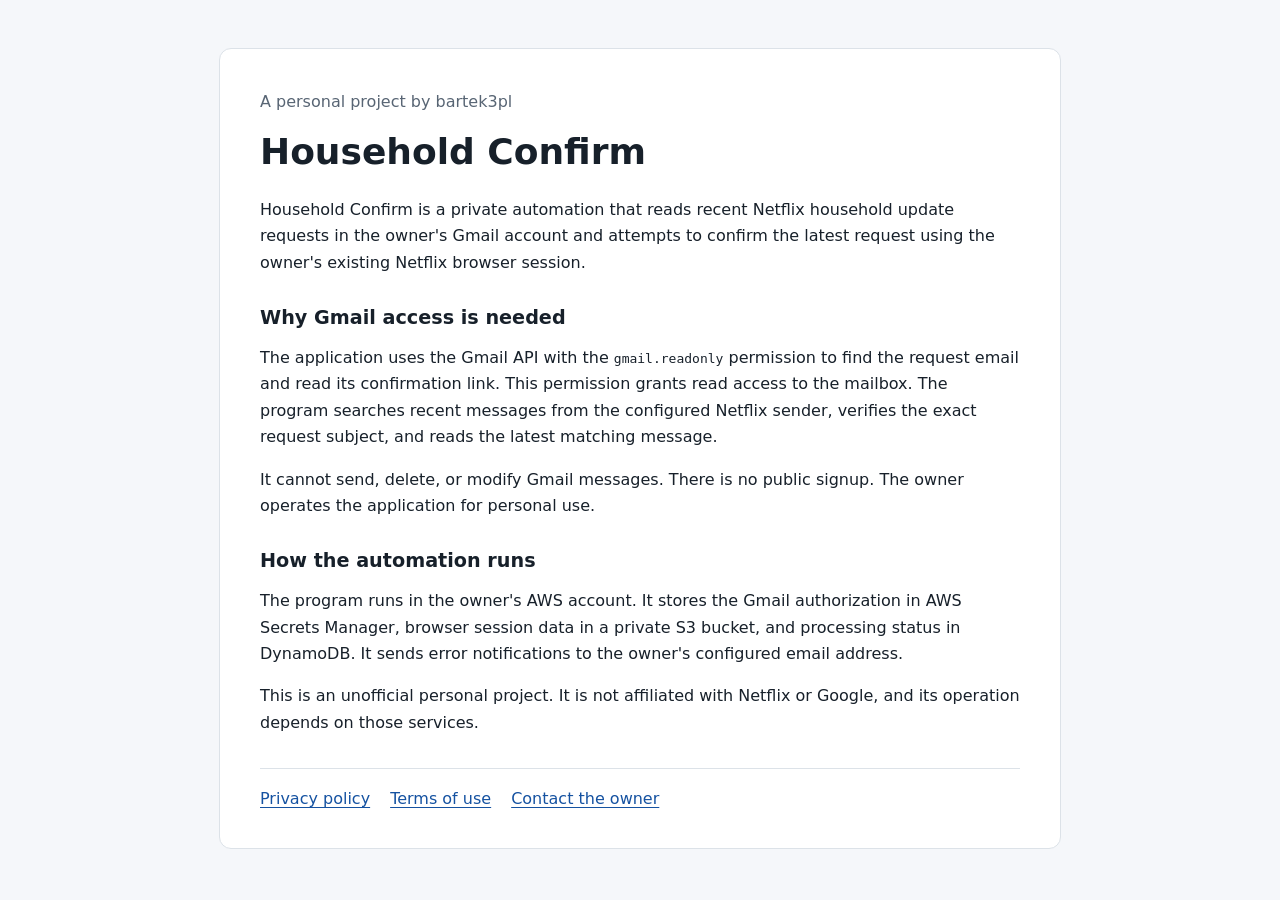
<file: index.html>
<!doctype html>
<html lang="en">
<head>
  <meta charset="utf-8">
  <meta name="viewport" content="width=device-width, initial-scale=1">
  <title>Household Confirm</title>
  <link rel="stylesheet" href="style.css">
</head>
<body>
  <main>
    <p class="eyebrow">A personal project by bartek3pl</p>
    <h1>Household Confirm</h1>
    <p>Household Confirm is a private automation that reads recent Netflix household update requests in the owner's Gmail account and attempts to confirm the latest request using the owner's existing Netflix browser session.</p>
    <h2>Why Gmail access is needed</h2>
    <p>The application uses the Gmail API with the <code>gmail.readonly</code> permission to find the request email and read its confirmation link. This permission grants read access to the mailbox. The program searches recent messages from the configured Netflix sender, verifies the exact request subject, and reads the latest matching message.</p>
    <p>It cannot send, delete, or modify Gmail messages. There is no public signup. The owner operates the application for personal use.</p>
    <h2>How the automation runs</h2>
    <p>The program runs in the owner's AWS account. It stores the Gmail authorization in AWS Secrets Manager, browser session data in a private S3 bucket, and processing status in DynamoDB. It sends error notifications to the owner's configured email address.</p>
    <p>This is an unofficial personal project. It is not affiliated with Netflix or Google, and its operation depends on those services.</p>
    <nav aria-label="Project information">
      <a href="privacy.html">Privacy policy</a>
      <a href="terms.html">Terms of use</a>
      <a href="https://github.com/bartek3pl/household-confirm-info/issues">Contact the owner</a>
    </nav>
  </main>
</body>
</html>
</file>
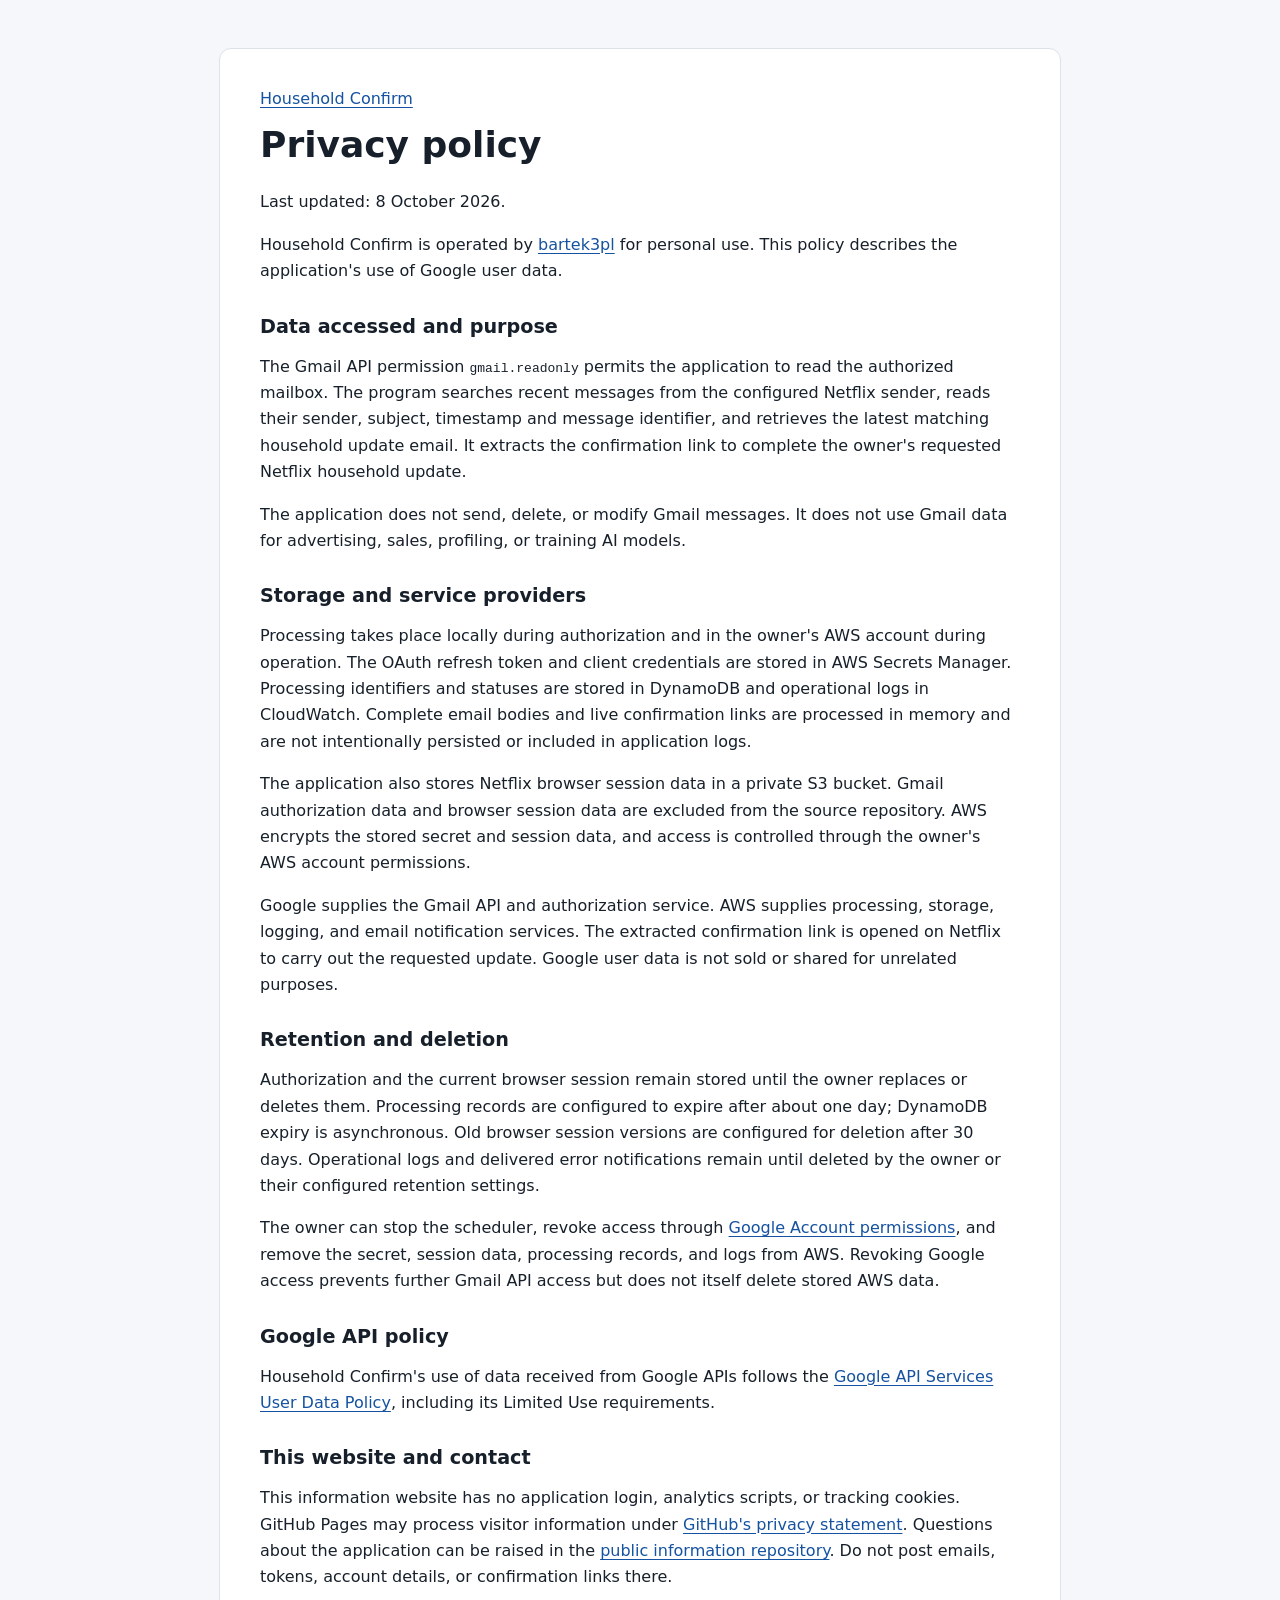
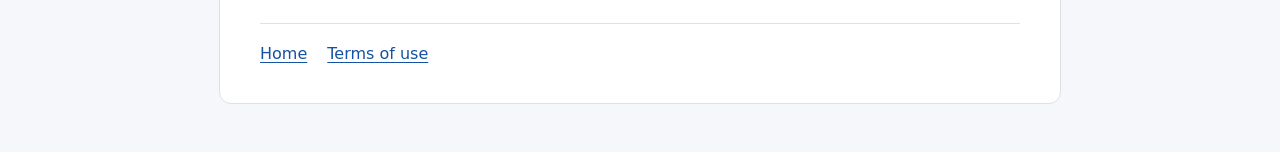
<file: privacy.html>
<!doctype html>
<html lang="en">
<head>
  <meta charset="utf-8">
  <meta name="viewport" content="width=device-width, initial-scale=1">
  <title>Privacy policy | Household Confirm</title>
  <link rel="stylesheet" href="style.css">
</head>
<body>
  <main>
    <a href="index.html">Household Confirm</a>
    <h1>Privacy policy</h1>
    <p>Last updated: 8 October 2026.</p>
    <p>Household Confirm is operated by <a href="https://github.com/bartek3pl">bartek3pl</a> for personal use. This policy describes the application's use of Google user data.</p>
    <h2>Data accessed and purpose</h2>
    <p>The Gmail API permission <code>gmail.readonly</code> permits the application to read the authorized mailbox. The program searches recent messages from the configured Netflix sender, reads their sender, subject, timestamp and message identifier, and retrieves the latest matching household update email. It extracts the confirmation link to complete the owner's requested Netflix household update.</p>
    <p>The application does not send, delete, or modify Gmail messages. It does not use Gmail data for advertising, sales, profiling, or training AI models.</p>
    <h2>Storage and service providers</h2>
    <p>Processing takes place locally during authorization and in the owner's AWS account during operation. The OAuth refresh token and client credentials are stored in AWS Secrets Manager. Processing identifiers and statuses are stored in DynamoDB and operational logs in CloudWatch. Complete email bodies and live confirmation links are processed in memory and are not intentionally persisted or included in application logs.</p>
    <p>The application also stores Netflix browser session data in a private S3 bucket. Gmail authorization data and browser session data are excluded from the source repository. AWS encrypts the stored secret and session data, and access is controlled through the owner's AWS account permissions.</p>
    <p>Google supplies the Gmail API and authorization service. AWS supplies processing, storage, logging, and email notification services. The extracted confirmation link is opened on Netflix to carry out the requested update. Google user data is not sold or shared for unrelated purposes.</p>
    <h2>Retention and deletion</h2>
    <p>Authorization and the current browser session remain stored until the owner replaces or deletes them. Processing records are configured to expire after about one day; DynamoDB expiry is asynchronous. Old browser session versions are configured for deletion after 30 days. Operational logs and delivered error notifications remain until deleted by the owner or their configured retention settings.</p>
    <p>The owner can stop the scheduler, revoke access through <a href="https://myaccount.google.com/permissions">Google Account permissions</a>, and remove the secret, session data, processing records, and logs from AWS. Revoking Google access prevents further Gmail API access but does not itself delete stored AWS data.</p>
    <h2>Google API policy</h2>
    <p>Household Confirm's use of data received from Google APIs follows the <a href="https://developers.google.com/terms/api-services-user-data-policy">Google API Services User Data Policy</a>, including its Limited Use requirements.</p>
    <h2>This website and contact</h2>
    <p>This information website has no application login, analytics scripts, or tracking cookies. GitHub Pages may process visitor information under <a href="https://docs.github.com/en/site-policy/privacy-policies/github-general-privacy-statement">GitHub's privacy statement</a>. Questions about the application can be raised in the <a href="https://github.com/bartek3pl/household-confirm-info/issues">public information repository</a>. Do not post emails, tokens, account details, or confirmation links there.</p>
    <nav aria-label="Project information"><a href="index.html">Home</a><a href="terms.html">Terms of use</a></nav>
  </main>
</body>
</html>
</file>
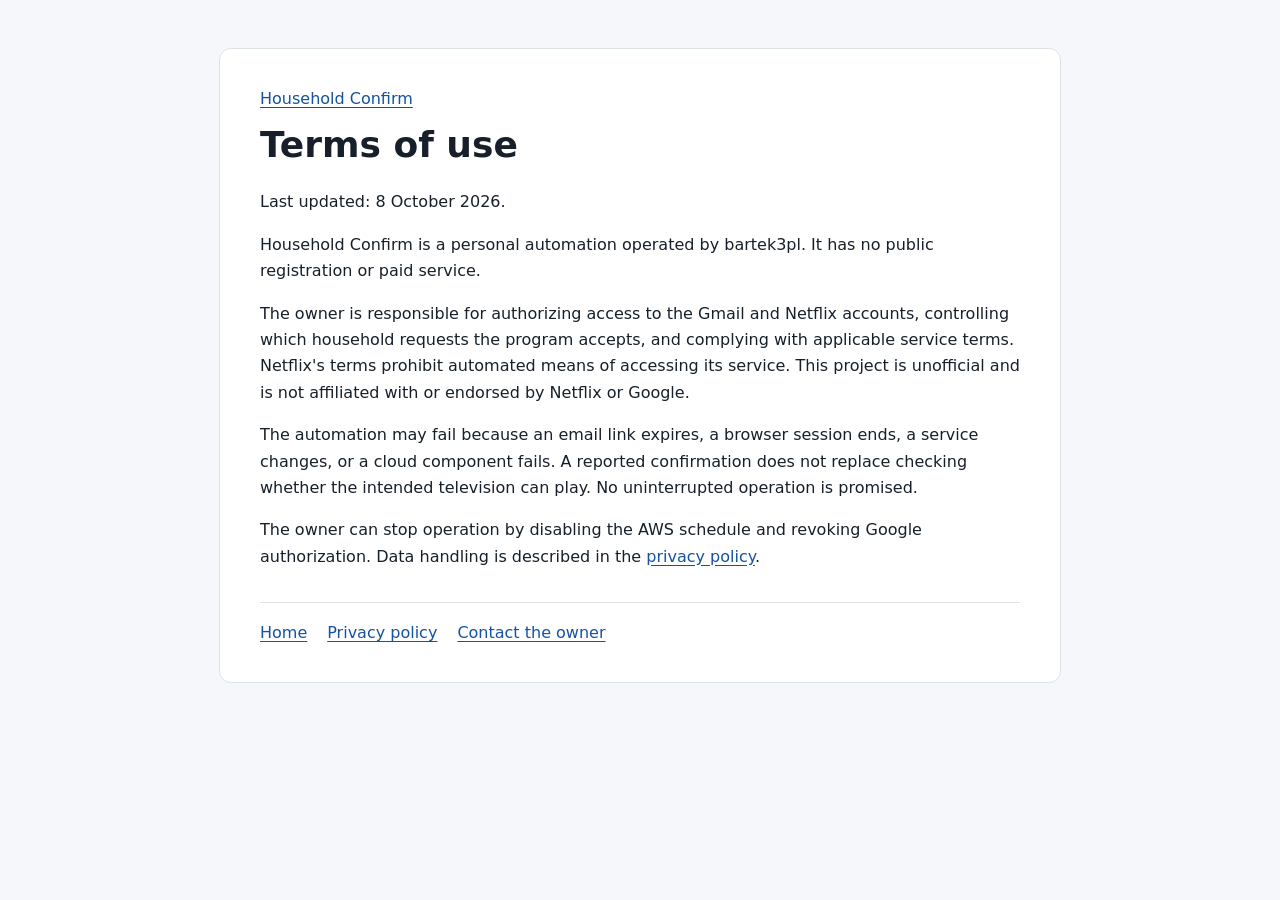
<file: terms.html>
<!doctype html>
<html lang="en">
<head>
  <meta charset="utf-8">
  <meta name="viewport" content="width=device-width, initial-scale=1">
  <title>Terms of use | Household Confirm</title>
  <link rel="stylesheet" href="style.css">
</head>
<body>
  <main>
    <a href="index.html">Household Confirm</a>
    <h1>Terms of use</h1>
    <p>Last updated: 8 October 2026.</p>
    <p>Household Confirm is a personal automation operated by bartek3pl. It has no public registration or paid service.</p>
    <p>The owner is responsible for authorizing access to the Gmail and Netflix accounts, controlling which household requests the program accepts, and complying with applicable service terms. Netflix's terms prohibit automated means of accessing its service. This project is unofficial and is not affiliated with or endorsed by Netflix or Google.</p>
    <p>The automation may fail because an email link expires, a browser session ends, a service changes, or a cloud component fails. A reported confirmation does not replace checking whether the intended television can play. No uninterrupted operation is promised.</p>
    <p>The owner can stop operation by disabling the AWS schedule and revoking Google authorization. Data handling is described in the <a href="privacy.html">privacy policy</a>.</p>
    <nav aria-label="Project information"><a href="index.html">Home</a><a href="privacy.html">Privacy policy</a><a href="https://github.com/bartek3pl/household-confirm-info/issues">Contact the owner</a></nav>
  </main>
</body>
</html>
</file>
<file: style.css>
:root { color-scheme: light; font-family: system-ui, sans-serif; color: #17202a; background: #f5f7fa; }
body { margin: 0; }
main { max-width: 760px; margin: 48px auto; padding: 40px; background: white; border: 1px solid #dce2e8; border-radius: 12px; }
h1 { font-size: 2.25rem; line-height: 1.15; margin: 16px 0 24px; }
h2 { font-size: 1.2rem; margin-top: 30px; }
p { line-height: 1.65; }
a { color: #1552a1; text-underline-offset: 3px; }
code { overflow-wrap: anywhere; }
.eyebrow { color: #586574; margin: 0; }
nav { border-top: 1px solid #dce2e8; margin-top: 32px; padding-top: 20px; display: flex; flex-wrap: wrap; gap: 20px; }
@media (max-width: 600px) { main { margin: 16px; padding: 24px; } h1 { font-size: 1.9rem; } }
</file>
